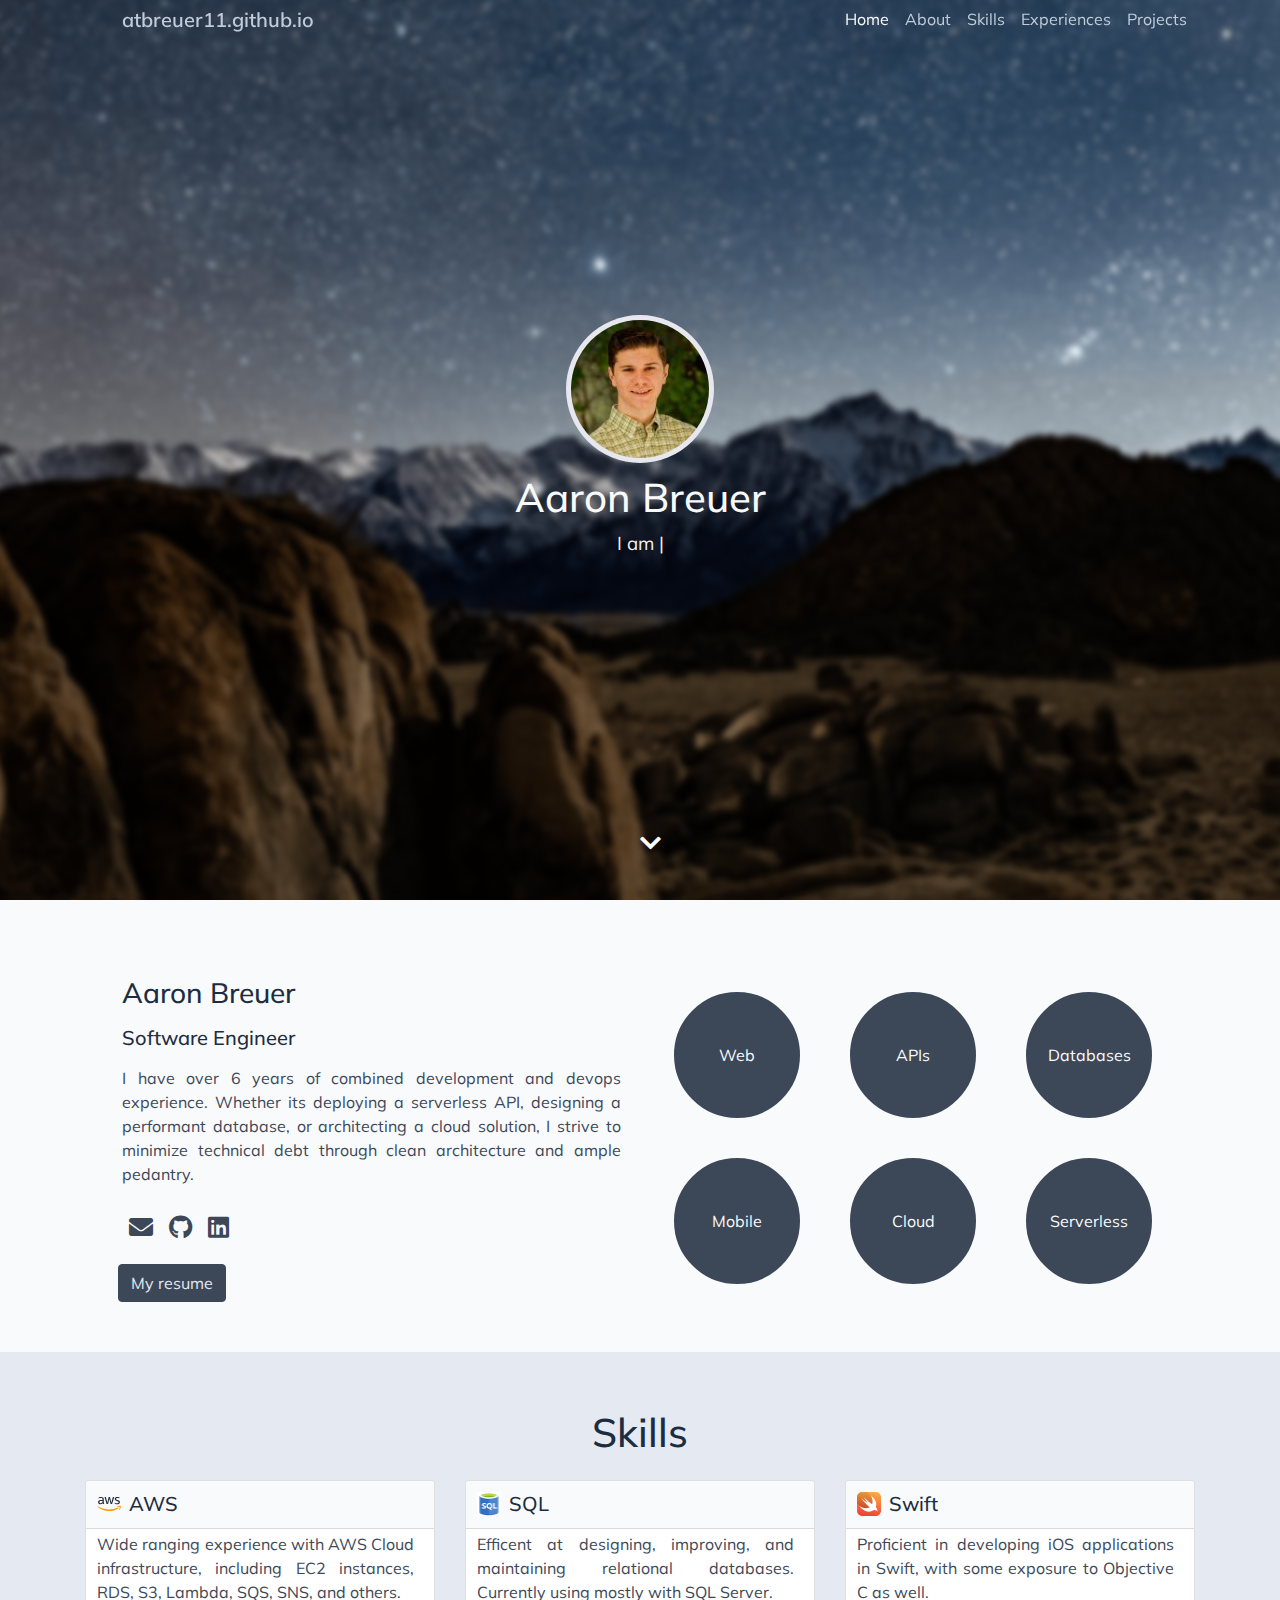
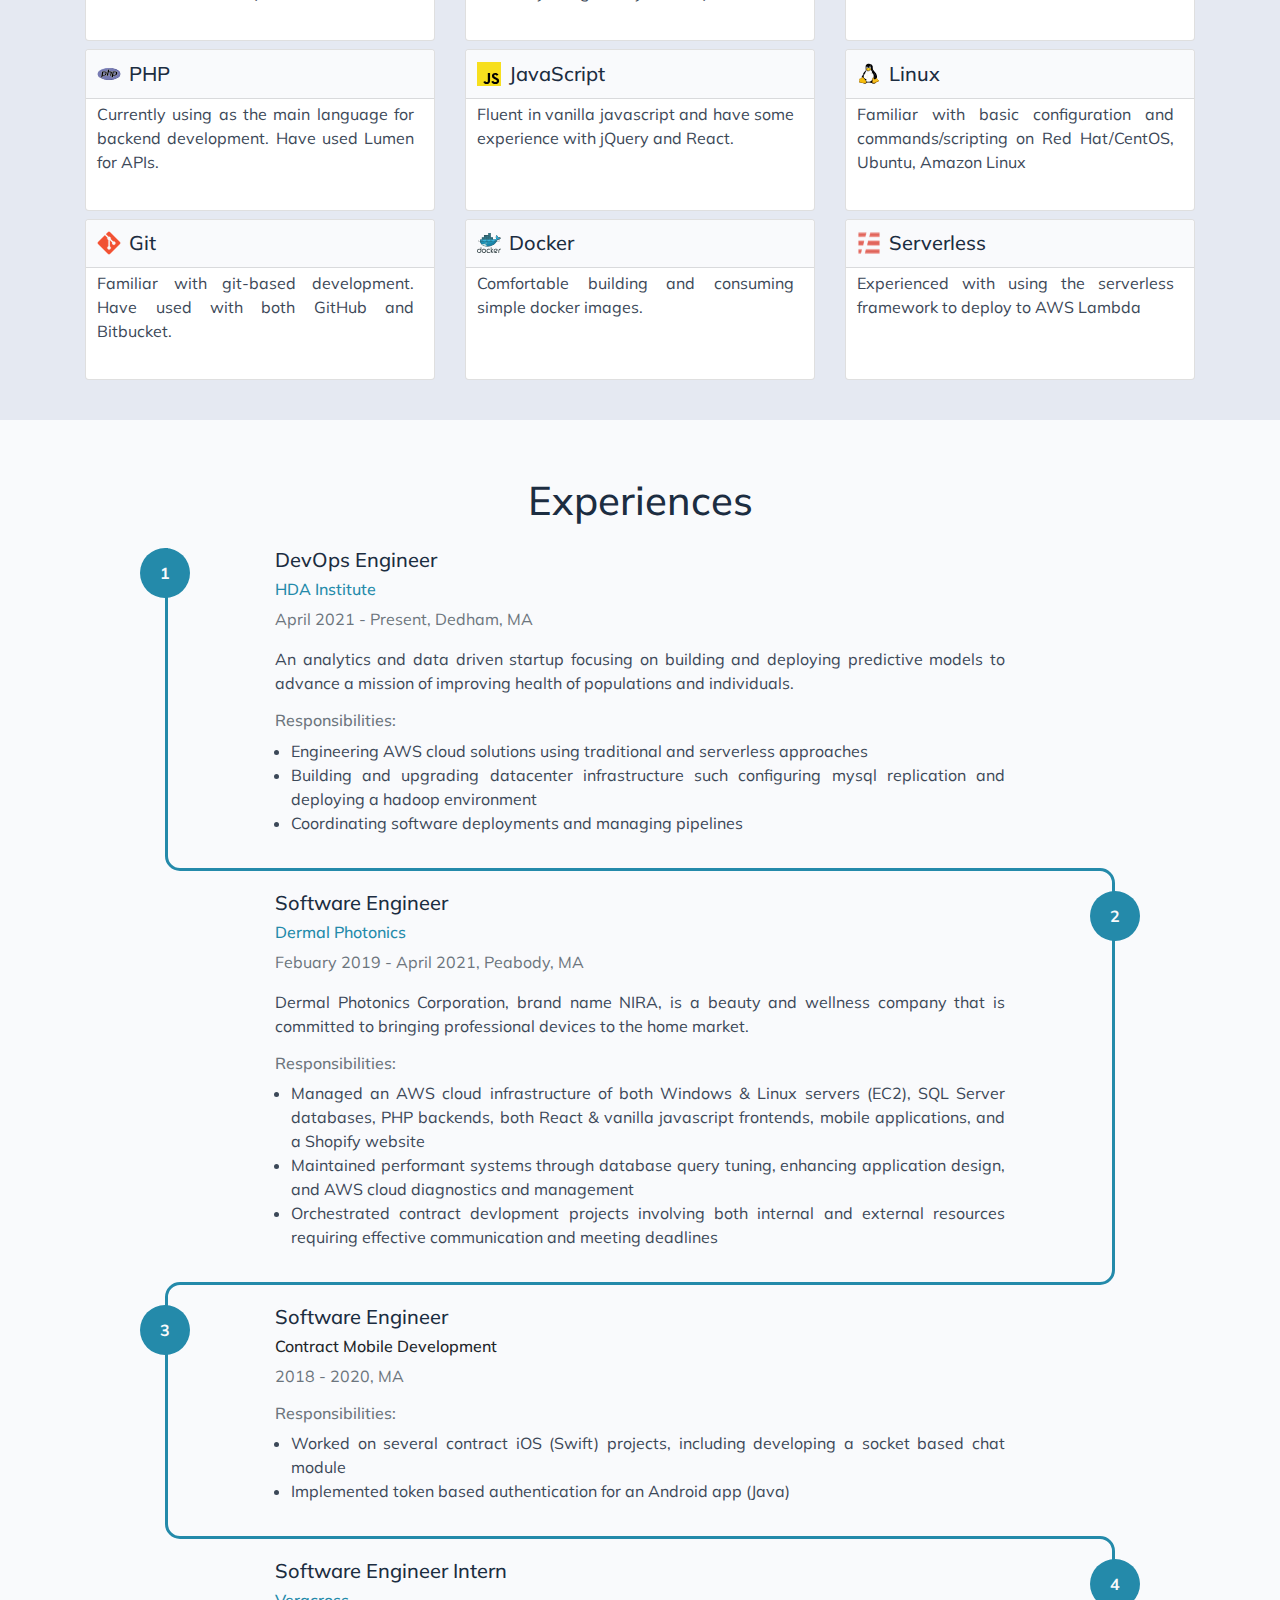
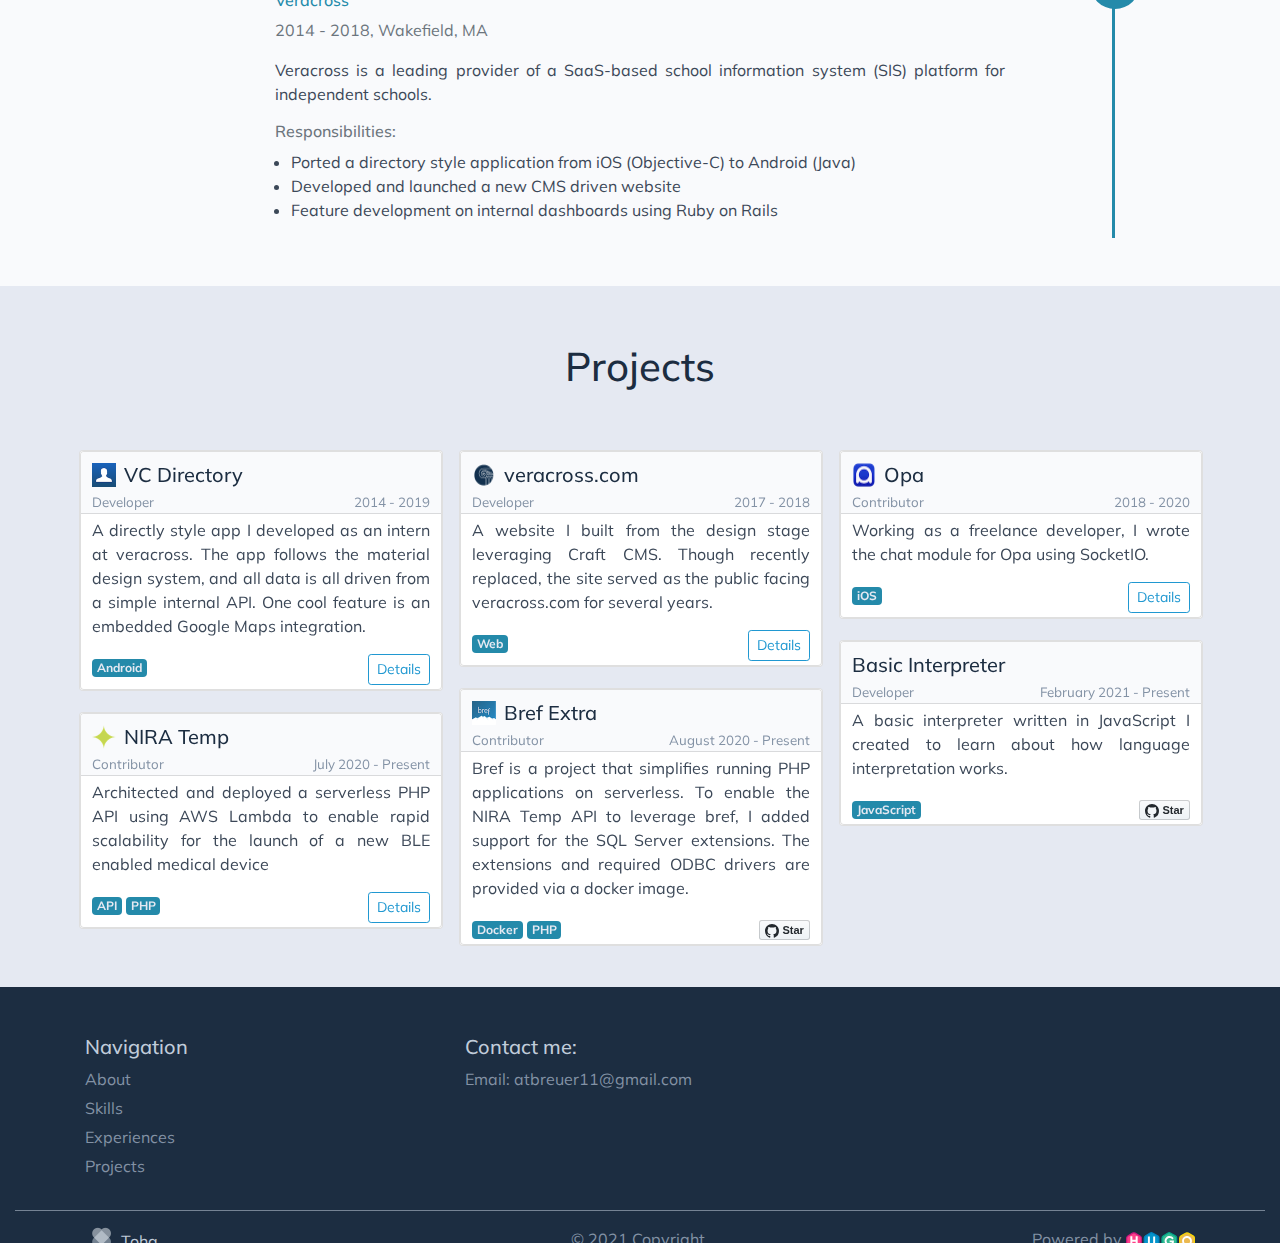
<file: index.html>
<!doctype html><html lang=en><head><meta name=generator content="Hugo 0.84.0"><title>atbreuer11.github.io</title><meta name=description content><meta charset=utf-8><meta name=viewport content="width=device-width,initial-scale=1"><meta http-equiv=x-ua-compatible content="ie=edge"><link rel=stylesheet href=/css/bootstrap.min.css><link rel=stylesheet href=/css/layouts/main.css><link rel=stylesheet href=/css/navigators/navbar.css><link rel=stylesheet href=/css/plyr.css><link rel=stylesheet href=/css/flag-icon.min.css><link href="https://fonts.googleapis.com/css2?family=Muli:wght@300;400;500;600" rel=stylesheet><link rel=stylesheet href=https://cdnjs.cloudflare.com/ajax/libs/font-awesome/5.11.2/css/all.min.css><meta property="og:title" content="atbreuer11.github.io"><meta property="og:type" content="website"><meta property="og:description" content><meta property="og:image" content="https://atbreuer11.github.io/images/me.jpg"><meta property="og:url" content="https://atbreuer11.github.io"><link rel=stylesheet href=/css/sections/home.css><link rel=stylesheet href=/css/sections/about.css><link rel=stylesheet href=/css/sections/skills.css><link rel=stylesheet href=/css/sections/experiences.css><link rel=stylesheet href=/css/sections/education.css><link rel=stylesheet href=/css/sections/projects.css><link rel=stylesheet href=/css/sections/recent-posts.css><link rel=stylesheet href=/css/sections/achievements.css><link rel=stylesheet href=/css/sections/accomplishments.css><link rel=stylesheet href=/css/style.css><script async src="https://www.googletagmanager.com/gtag/js?id=G-VFP107V0DB"></script><script>var doNotTrack=!1;if(!doNotTrack){window.dataLayer=window.dataLayer||[];function gtag(){dataLayer.push(arguments)}gtag('js',new Date),gtag('config','G-VFP107V0DB',{anonymize_ip:!1})}</script></head><body data-spy=scroll data-target=#top-navbar data-offset=100><nav class="navbar navbar-expand-xl top-navbar initial-navbar" id=top-navbar><div class=container><a class=navbar-brand href=/><img src=/images/logo_hud5dce00a7d9b5b92f133a9157594c8ef_4076_42x0_resize_box_2.png id=logo alt=Logo>
atbreuer11.github.io</a>
<button class="navbar-toggler navbar-dark" id=navbar-toggler type=button data-toggle=collapse data-target=#top-nav-items aria-label=menu>
<span class=navbar-toggler-icon></span></button><div class="collapse navbar-collapse" id=top-nav-items><ul class="navbar-nav ml-auto"><li class=nav-item><a class=nav-link href=#home>Home</a></li><li class=nav-item><a class=nav-link href=#about>About</a></li><li class=nav-item><a class=nav-link href=#skills>Skills</a></li><li class=nav-item><a class=nav-link href=#experiences>Experiences</a></li><li class=nav-item><a class=nav-link href=#projects>Projects</a></li></ul></div></div><img src=/images/logo_hud5dce00a7d9b5b92f133a9157594c8ef_4076_42x0_resize_box_2.png class=d-none id=main-logo alt=Logo>
<img src=/images/logo_hud5dce00a7d9b5b92f133a9157594c8ef_4076_42x0_resize_box_2.png class=d-none id=inverted-logo alt="Inverted Logo"></nav><div class="container-fluid home" id=home><style>#homePageBackgroundImageDivStyled{background-image:url(https://atbreuer11.github.io/images/hero_hud92fcf543bb5ec85f5582053565c8ec6_738534_500x0_resize_box_2.png)}@media(min-width:500px) and (max-width:800px){#homePageBackgroundImageDivStyled{background-image:url(https://atbreuer11.github.io/images/hero_hud92fcf543bb5ec85f5582053565c8ec6_738534_800x0_resize_box_2.png)}}@media(min-width:801px) and (max-width:1200px){#homePageBackgroundImageDivStyled{background-image:url(https://atbreuer11.github.io/images/hero_hud92fcf543bb5ec85f5582053565c8ec6_738534_1200x0_resize_box_2.png)}}@media(min-width:1201px) and (max-width:1500px){#homePageBackgroundImageDivStyled{background-image:url(https://atbreuer11.github.io/images/hero_hud92fcf543bb5ec85f5582053565c8ec6_738534_1500x0_resize_box_2.png)}}@media(min-width:1501px){#homePageBackgroundImageDivStyled{background-image:url(https://atbreuer11.github.io/images/hero.png)}}</style><span class=on-the-fly-behavior></span><div id=homePageBackgroundImageDivStyled class="background container-fluid"></div><div class="container content text-center"><img src=/images/me_hua09a918a491149f4b1fcb95aea0740b3_70001_148x148_fit_q75_box.jpg class="rounded-circle mx-auto d-block img-fluid" alt="Author Image"><h1 class=greeting>Aaron Breuer</h1><div class=typing-carousel><span id=ityped class=ityped></span><span class=ityped-cursor></span></div><ul id=typing-carousel-data><li>I am a Software Engineer</li><li>I am a DevOps Engineer</li><li>I develop on the full stack</li><li>I work with the AWS Cloud</li></ul><a href=#about aria-label="Read More - Aaron Breuer"><i class="arrow bounce fa fa-chevron-down"></i></a></div></div><div class="container-fluid section-holder d-flex bg-white"><div class="container anchor p-lg-5 about-section" id=about><div class="row pt-sm-2 pt-md-4 align-self-center"><div class=col-sm-6><h3 class=p-1>Aaron Breuer</h3><h5 class=p-1>Software Engineer</h5><p class="p-1 text-justify">I have over 6 years of combined development and devops experience. Whether its deploying a serverless API, designing a performant database, or architecting a cloud solution, I strive to minimize technical debt through clean architecture and ample pedantry.</p><div class="text-container ml-auto"><ul class="social-link d-flex"><li><a href=mailto:atbreuer11@gmail.com title=Email target=_blank rel=noopener><i class="fas fa-envelope"></i></a></li><li><a href=https://github.com/atbreuer11 title=Github target=_blank rel=noopener><i class="fab fa-github"></i></a></li><li><a href=https://linkedin.com/in/atbreuer11 title=LinkedIn target=_blank rel=noopener><i class="fab fa-linkedin"></i></a></li></ul></div><a href=/resume.pdf title="My resume" target=#><button class="btn btn-dark">My resume</button></a></div><div class="col-sm-6 pt-5 pl-md-4 pl-sm-3 pt-sm-0"><div class=row><div class="col-6 col-lg-4 p-2"><div class="circular-progress blue"><span class=circular-progress-left><span class="circular-progress-bar circular-progress-percentage-85"></span></span><span class=circular-progress-right><span class=circular-progress-bar></span></span><div class=circular-progress-value>Web</div></div></div><div class="col-6 col-lg-4 p-2"><div class="circular-progress yellow"><span class=circular-progress-left><span class="circular-progress-bar circular-progress-percentage-80"></span></span><span class=circular-progress-right><span class=circular-progress-bar></span></span><div class=circular-progress-value>APIs</div></div></div><div class="col-6 col-lg-4 p-2"><div class="circular-progress pink"><span class=circular-progress-left><span class="circular-progress-bar circular-progress-percentage-90"></span></span><span class=circular-progress-right><span class=circular-progress-bar></span></span><div class=circular-progress-value>Databases</div></div></div><div class="col-6 col-lg-4 p-2"><div class="circular-progress green"><span class=circular-progress-left><span class="circular-progress-bar circular-progress-percentage-85"></span></span><span class=circular-progress-right><span class=circular-progress-bar></span></span><div class=circular-progress-value>Mobile</div></div></div><div class="col-6 col-lg-4 p-2"><div class="circular-progress sky"><span class=circular-progress-left><span class="circular-progress-bar circular-progress-percentage-80"></span></span><span class=circular-progress-right><span class=circular-progress-bar></span></span><div class=circular-progress-value>Cloud</div></div></div><div class="col-6 col-lg-4 p-2"><div class="circular-progress orange"><span class=circular-progress-left><span class="circular-progress-bar circular-progress-percentage-75"></span></span><span class=circular-progress-right><span class=circular-progress-bar></span></span><div class=circular-progress-value>Serverless</div></div></div></div></div></div></div></div><div class="container-fluid section-holder d-flex bg-dimmed"><div class="container-fluid anchor pb-5 skills-section" id=skills><h1 class=text-center>Skills</h1><div class="container d-flex-block"><div class=row id=primary-skills><div class="col-xs-12 col-sm-6 col-lg-4 pt-2"><a class=skill-card-link href=https://aws.amazon.com title=AWS target=_blank rel=noopener><div class=card><div class="card-head d-flex"><img class=card-img-xs src=/images/sections/skills/aws.svg alt=AWS><h5 class=card-title>AWS</h5></div><div class=card-body><p class=card-text>Wide ranging experience with AWS Cloud infrastructure, including EC2 instances, RDS, S3, Lambda, SQS, SNS, and others.</p></div></div></a></div><div class="col-xs-12 col-sm-6 col-lg-4 pt-2"><a class=skill-card-link><div class=card><div class="card-head d-flex"><img class=card-img-xs src=/images/sections/skills/sql_hu144be41fa08233fa07fe3b2f16f771b5_7741_24x24_fit_box_2.png alt=SQL><h5 class=card-title>SQL</h5></div><div class=card-body><p class=card-text>Efficent at designing, improving, and maintaining relational databases. Currently using mostly with SQL Server.</p></div></div></a></div><div class="col-xs-12 col-sm-6 col-lg-4 pt-2"><a class=skill-card-link href=https://swift.org title=Swift target=_blank rel=noopener><div class=card><div class="card-head d-flex"><img class=card-img-xs src=/images/sections/skills/swift.svg alt=Swift><h5 class=card-title>Swift</h5></div><div class=card-body><p class=card-text>Proficient in developing iOS applications in Swift, with some exposure to Objective C as well.</p></div></div></a></div><div class="col-xs-12 col-sm-6 col-lg-4 pt-2"><a class=skill-card-link href=https://www.php.net title=PHP target=_blank rel=noopener><div class=card><div class="card-head d-flex"><img class=card-img-xs src=/images/sections/skills/php.svg alt=PHP><h5 class=card-title>PHP</h5></div><div class=card-body><p class=card-text>Currently using as the main language for backend development. Have used Lumen for APIs.</p></div></div></a></div><div class="col-xs-12 col-sm-6 col-lg-4 pt-2"><a class=skill-card-link href=https://www.javascript.com title=JavaScript target=_blank rel=noopener><div class=card><div class="card-head d-flex"><img class=card-img-xs src=/images/sections/skills/javascript.svg alt=JavaScript><h5 class=card-title>JavaScript</h5></div><div class=card-body><p class=card-text>Fluent in vanilla javascript and have some experience with jQuery and React.</p></div></div></a></div><div class="col-xs-12 col-sm-6 col-lg-4 pt-2"><a class=skill-card-link><div class=card><div class="card-head d-flex"><img class=card-img-xs src=/images/sections/skills/linux.svg alt=Linux><h5 class=card-title>Linux</h5></div><div class=card-body><p class=card-text>Familiar with basic configuration and commands/scripting on Red Hat/CentOS, Ubuntu, Amazon Linux</p></div></div></a></div><div class="col-xs-12 col-sm-6 col-lg-4 pt-2"><a class=skill-card-link href=https://git-scm.com/ title=Git target=_blank rel=noopener><div class=card><div class="card-head d-flex"><img class=card-img-xs src=/images/sections/skills/git_hu6ec97b719cacd3f812c8577868aed0aa_3005_24x24_fit_box_2.png alt=Git><h5 class=card-title>Git</h5></div><div class=card-body><p class=card-text>Familiar with git-based development. Have used with both GitHub and Bitbucket.</p></div></div></a></div><div class="col-xs-12 col-sm-6 col-lg-4 pt-2"><a class=skill-card-link href=https://www.docker.com/ title=Docker target=_blank rel=noopener><div class=card><div class="card-head d-flex"><img class=card-img-xs src=/images/sections/skills/docker.svg alt=Docker><h5 class=card-title>Docker</h5></div><div class=card-body><p class=card-text>Comfortable building and consuming simple docker images.</p></div></div></a></div><div class="col-xs-12 col-sm-6 col-lg-4 pt-2"><a class=skill-card-link href=https://www.serverless.com title=Serverless target=_blank rel=noopener><div class=card><div class="card-head d-flex"><img class=card-img-xs src=/images/sections/skills/serverless_hu314a4170c4e673cb8330146efd483f06_6445_24x24_fit_box_2.png alt=Serverless><h5 class=card-title>Serverless</h5></div><div class=card-body><p class=card-text>Experienced with using the serverless framework to deploy to AWS Lambda</p></div></div></a></div></div></div></div></div><div class="container-fluid section-holder d-flex bg-white"><div class="container-fluid anchor pb-5 experiences-section" id=experiences><h1 class=text-center>Experiences</h1><div class="container timeline text-justify"><div class="row align-items-center d-flex"><div class="col-1 col-lg-2 text-center vertical-line d-inline-flex justify-content-center"><div class="circle font-weight-bold">1</div></div><div class="col-10 col-lg-8"><div class=experience-entry-heading><h5>DevOps Engineer</h5><h6><a href=https://hda-institute.com title="HDA Institute" target=_blank rel=noopener>HDA Institute</a></h6><p class=text-muted>April 2021 - Present,
Dedham, MA</p></div><p>An analytics and data driven startup focusing on building and deploying predictive models to advance a mission of improving health of populations and individuals.</p><h6 class=text-muted>Responsibilities:</h6><ul class=justify-content-around><li>Engineering AWS cloud solutions using traditional and serverless approaches</li><li>Building and upgrading datacenter infrastructure such configuring mysql replication and deploying a hadoop environment</li><li>Coordinating software deployments and managing pipelines</li></ul></div></div><div class="row horizontal-line"><div class="col-1 col-lg-2 timeline-side-div"><div class=corner></div></div><div class="col-10 col-lg-8"><hr></div><div class="col-1 col-lg-2 timeline-side-div"><div class=corner></div></div></div><div class="row align-items-center justify-content-end d-flex"><div class="col-10 col-lg-8"><div class=experience-entry-heading><h5>Software Engineer</h5><h6><a href=https://www.niraskin.com title="Dermal Photonics" target=_blank rel=noopener>Dermal Photonics</a></h6><p class=text-muted>Febuary 2019 - April 2021,
Peabody, MA</p></div><p>Dermal Photonics Corporation, brand name NIRA, is a beauty and wellness company that is committed to bringing professional devices to the home market.</p><h6 class=text-muted>Responsibilities:</h6><ul class=justify-content-around><li>Managed an AWS cloud infrastructure of both Windows & Linux servers (EC2), SQL Server databases, PHP backends, both React & vanilla javascript frontends, mobile applications, and a Shopify website</li><li>Maintained performant systems through database query tuning, enhancing application design, and AWS cloud diagnostics and management</li><li>Orchestrated contract devlopment projects involving both internal and external resources requiring effective communication and meeting deadlines</li></ul></div><div class="col-1 col-lg-2 text-center vertical-line d-inline-flex justify-content-center"><div class="circle font-weight-bold">2</div></div></div><div class="row horizontal-line"><div class="col-1 col-lg-2 timeline-side-div"><div class=corner></div></div><div class="col-10 col-lg-8"><hr></div><div class="col-1 col-lg-2 timeline-side-div"><div class=corner></div></div></div><div class="row align-items-center d-flex"><div class="col-1 col-lg-2 text-center vertical-line d-inline-flex justify-content-center"><div class="circle font-weight-bold">3</div></div><div class="col-10 col-lg-8"><div class=experience-entry-heading><h5>Software Engineer</h5><h6>Contract Mobile Development</h6><p class=text-muted>2018 - 2020,
MA</p></div><p></p><h6 class=text-muted>Responsibilities:</h6><ul class=justify-content-around><li>Worked on several contract iOS (Swift) projects, including developing a socket based chat module</li><li>Implemented token based authentication for an Android app (Java)</li></ul></div></div><div class="row horizontal-line"><div class="col-1 col-lg-2 timeline-side-div"><div class=corner></div></div><div class="col-10 col-lg-8"><hr></div><div class="col-1 col-lg-2 timeline-side-div"><div class=corner></div></div></div><div class="row align-items-center justify-content-end d-flex"><div class="col-10 col-lg-8"><div class=experience-entry-heading><h5>Software Engineer Intern</h5><h6><a href=https://veracross.com title=Veracross target=_blank rel=noopener>Veracross</a></h6><p class=text-muted>2014 - 2018,
Wakefield, MA</p></div><p>Veracross is a leading provider of a SaaS-based school information system (SIS) platform for independent schools.</p><h6 class=text-muted>Responsibilities:</h6><ul class=justify-content-around><li>Ported a directory style application from iOS (Objective-C) to Android (Java)</li><li>Developed and launched a new CMS driven website</li><li>Feature development on internal dashboards using Ruby on Rails</li></ul></div><div class="col-1 col-lg-2 text-center vertical-line d-inline-flex justify-content-center"><div class="circle font-weight-bold">4</div></div></div></div></div></div><div class="container-fluid section-holder d-flex bg-dimmed"><div class="container-fluid anchor pb-5 projects-section" id=projects><h1 class=text-center>Projects</h1><div class="container ml-auto text-center"><div class="btn-group flex-wrap" role=group id=project-filter-buttons></div></div><div class="container filtr-projects"><div class=row id=project-card-holder><div class="col-sm-12 col-md-6 col-lg-4 p-2 filtr-item" data-category="all, Android"><div class="card mt-1"><div class=card><a class=card-header href="https://play.google.com/store/apps/details?id=com.breuerandcompany.vcdirectory" target=_blank rel=noopener><div><div class=d-flex><img class=card-img-xs src=/images/sections/projects/vcdirectory_hu4716c4e881003d508fb27941c68374e2_2320_24x24_fit_box_2.png alt="VC Directory"><h5 class="card-title mb-0">VC Directory</h5></div><div class=sub-title><span>Developer</span>
<span>2014 - 2019</span></div></div></a><div class="card-body text-justify pt-1 pb-1"><p>A directly style app I developed as an intern at veracross. The app follows the material design system, and all data is all driven from a simple internal API. One cool feature is an embedded Google Maps integration.</p><div class=project-card-footer><div class=project-tags-holder><span class="badge btn-info">Android</span></div><div class=project-btn-holder><span><a class="btn btn-outline-info btn-sm" href="https://play.google.com/store/apps/details?id=com.breuerandcompany.vcdirectory" target=#>Details</a></span></div></div></div></div></div></div><div class="col-sm-12 col-md-6 col-lg-4 p-2 filtr-item" data-category="all, Web"><div class="card mt-1"><div class=card><a class=card-header href=https://web.archive.org/web/20201101012057/http://www.veracross.com/ target=_blank rel=noopener><div><div class=d-flex><img class=card-img-xs src=/images/sections/projects/veracross-com_hu1cc9adb7143ca6b50506eb512e954f69_30028_24x24_fit_box_2.png alt=veracross.com><h5 class="card-title mb-0">veracross.com</h5></div><div class=sub-title><span>Developer</span>
<span>2017 - 2018</span></div></div></a><div class="card-body text-justify pt-1 pb-1"><p>A website I built from the design stage leveraging Craft CMS. Though recently replaced, the site served as the public facing veracross.com for several years.</p><div class=project-card-footer><div class=project-tags-holder><span class="badge btn-info">Web</span></div><div class=project-btn-holder><span><a class="btn btn-outline-info btn-sm" href=https://web.archive.org/web/20201101012057/http://www.veracross.com/ target=#>Details</a></span></div></div></div></div></div></div><div class="col-sm-12 col-md-6 col-lg-4 p-2 filtr-item" data-category="all, iOS"><div class="card mt-1"><div class=card><a class=card-header href=https://apps.apple.com/us/app/opa-be-everywhere/id1462353272 target=_blank rel=noopener><div><div class=d-flex><img class=card-img-xs src=/images/sections/projects/opa_hu62367817cc70c40262e3ded463ce9dfd_7783_24x24_fit_box_2.png alt=Opa><h5 class="card-title mb-0">Opa</h5></div><div class=sub-title><span>Contributor</span>
<span>2018 - 2020</span></div></div></a><div class="card-body text-justify pt-1 pb-1"><p>Working as a freelance developer, I wrote the chat module for Opa using SocketIO.</p><div class=project-card-footer><div class=project-tags-holder><span class="badge btn-info">iOS</span></div><div class=project-btn-holder><span><a class="btn btn-outline-info btn-sm" href=https://apps.apple.com/us/app/opa-be-everywhere/id1462353272 target=#>Details</a></span></div></div></div></div></div></div><div class="col-sm-12 col-md-6 col-lg-4 p-2 filtr-item" data-category="all, API,PHP"><div class="card mt-1"><div class=card><a class=card-header href=https://www.niraskin.com/pages/nira-temp target=_blank rel=noopener><div><div class=d-flex><img class=card-img-xs src=/images/sections/projects/nira_hu411d876617cb1de637c0e1c41c728982_6528_24x24_fit_box_2.png alt="NIRA Temp"><h5 class="card-title mb-0">NIRA Temp</h5></div><div class=sub-title><span>Contributor</span>
<span>July 2020 - Present</span></div></div></a><div class="card-body text-justify pt-1 pb-1"><p>Architected and deployed a serverless PHP API using AWS Lambda to enable rapid scalability for the launch of a new BLE enabled medical device</p><div class=project-card-footer><div class=project-tags-holder><span class="badge btn-info">API</span>
<span class="badge btn-info">PHP</span></div><div class=project-btn-holder><span><a class="btn btn-outline-info btn-sm" href=https://www.niraskin.com/pages/nira-temp target=#>Details</a></span></div></div></div></div></div></div><div class="col-sm-12 col-md-6 col-lg-4 p-2 filtr-item" data-category="all, Docker,PHP"><div class="card mt-1"><div class=card><a class=card-header href=https://github.com/brefphp/extra-php-extensions target=_blank rel=noopener><div><div class=d-flex><img class=card-img-xs src=/images/sections/projects/bref_hu449456fa093ce6aa55d5bede2455965c_4500_24x24_fit_box_2.png alt="Bref Extra"><h5 class="card-title mb-0">Bref Extra</h5></div><div class=sub-title><span>Contributor</span>
<span>August 2020 - Present</span></div></div></a><div class="card-body text-justify pt-1 pb-1"><p>Bref is a project that simplifies running PHP applications on serverless. To enable the NIRA Temp API to leverage bref, I added support for the SQL Server extensions. The extensions and required ODBC drivers are provided via a docker image.</p><div class=project-card-footer><div class=project-tags-holder><span class="badge btn-info">Docker</span>
<span class="badge btn-info">PHP</span></div><div class=project-btn-holder><a class="github-button-inactive project-btn" href=https://github.com/brefphp/extra-php-extensions data-icon=octicon-standard data-show-count=true aria-label="Star Bref Extra">Star</a></div></div></div></div></div></div><div class="col-sm-12 col-md-6 col-lg-4 p-2 filtr-item" data-category="all, JavaScript"><div class="card mt-1"><div class=card><a class=card-header href=https://github.com/atbreuer11/basic-interpreter/ target=_blank rel=noopener><div><div class=d-flex><h5 class="card-title mb-0">Basic Interpreter</h5></div><div class=sub-title><span>Developer</span>
<span>February 2021 - Present</span></div></div></a><div class="card-body text-justify pt-1 pb-1"><p>A basic interpreter written in JavaScript I created to learn about how language interpretation works.</p><div class=project-card-footer><div class=project-tags-holder><span class="badge btn-info">JavaScript</span></div><div class=project-btn-holder><a class="github-button-inactive project-btn" href=https://github.com/atbreuer11/basic-interpreter/ data-icon=octicon-standard data-show-count=true aria-label="Star Basic Interpreter">Star</a></div></div></div></div></div></div></div></div></div></div><footer class="container-fluid text-center align-content-center footer pb-2"><div class="container pt-5"><div class="row text-left"><div class="col-md-4 col-sm-12"><h5>Navigation</h5><ul><li class=nav-item><a class=smooth-scroll href=/#about>About</a></li><li class=nav-item><a class=smooth-scroll href=/#skills>Skills</a></li><li class=nav-item><a class=smooth-scroll href=/#experiences>Experiences</a></li><li class=nav-item><a class=smooth-scroll href=/#projects>Projects</a></li></ul></div><div class="col-md-4 col-sm-12"><h5>Contact me:</h5><ul><li><span>Email:</span> <span>atbreuer11@gmail.com</span></li></ul></div></div></div><hr><div class=container><div class="row text-left"><div class=col-md-4><a id=theme href=https://github.com/hossainemruz/toha target=_blank rel=noopener><img src=/images/theme-logo_hu8376fd15465fef26ffe66b6bcf0ca686_13669_32x0_resize_box_2.png alt="Toha Theme Logo">
Toha</a></div><div class="col-md-4 text-center">© 2021 Copyright.</div><div class="col-md-4 text-right"><a id=hugo href=https://gohugo.io/ target=_blank rel=noopener>Powered by
<img src=/images/hugo-logo.svg alt="Hugo Logo" height=18></a></div></div></div></footer><script type=text/javascript src=/js/jquery-3.4.1.min.js></script><script type=text/javascript src=/js/popper.min.js></script><script type=text/javascript src=/js/bootstrap.min.js></script><script type=text/javascript src=/js/navbar.js></script><script type=text/javascript src=/js/plyr.js></script><script type=text/javascript src=/js/main.js></script><script src=/js/itype.min.js></script><script src=/js/github-button.js></script><script src=/js/home.js></script><script src=/js/jquery.filterizr.min.js></script></body></html>
</file>
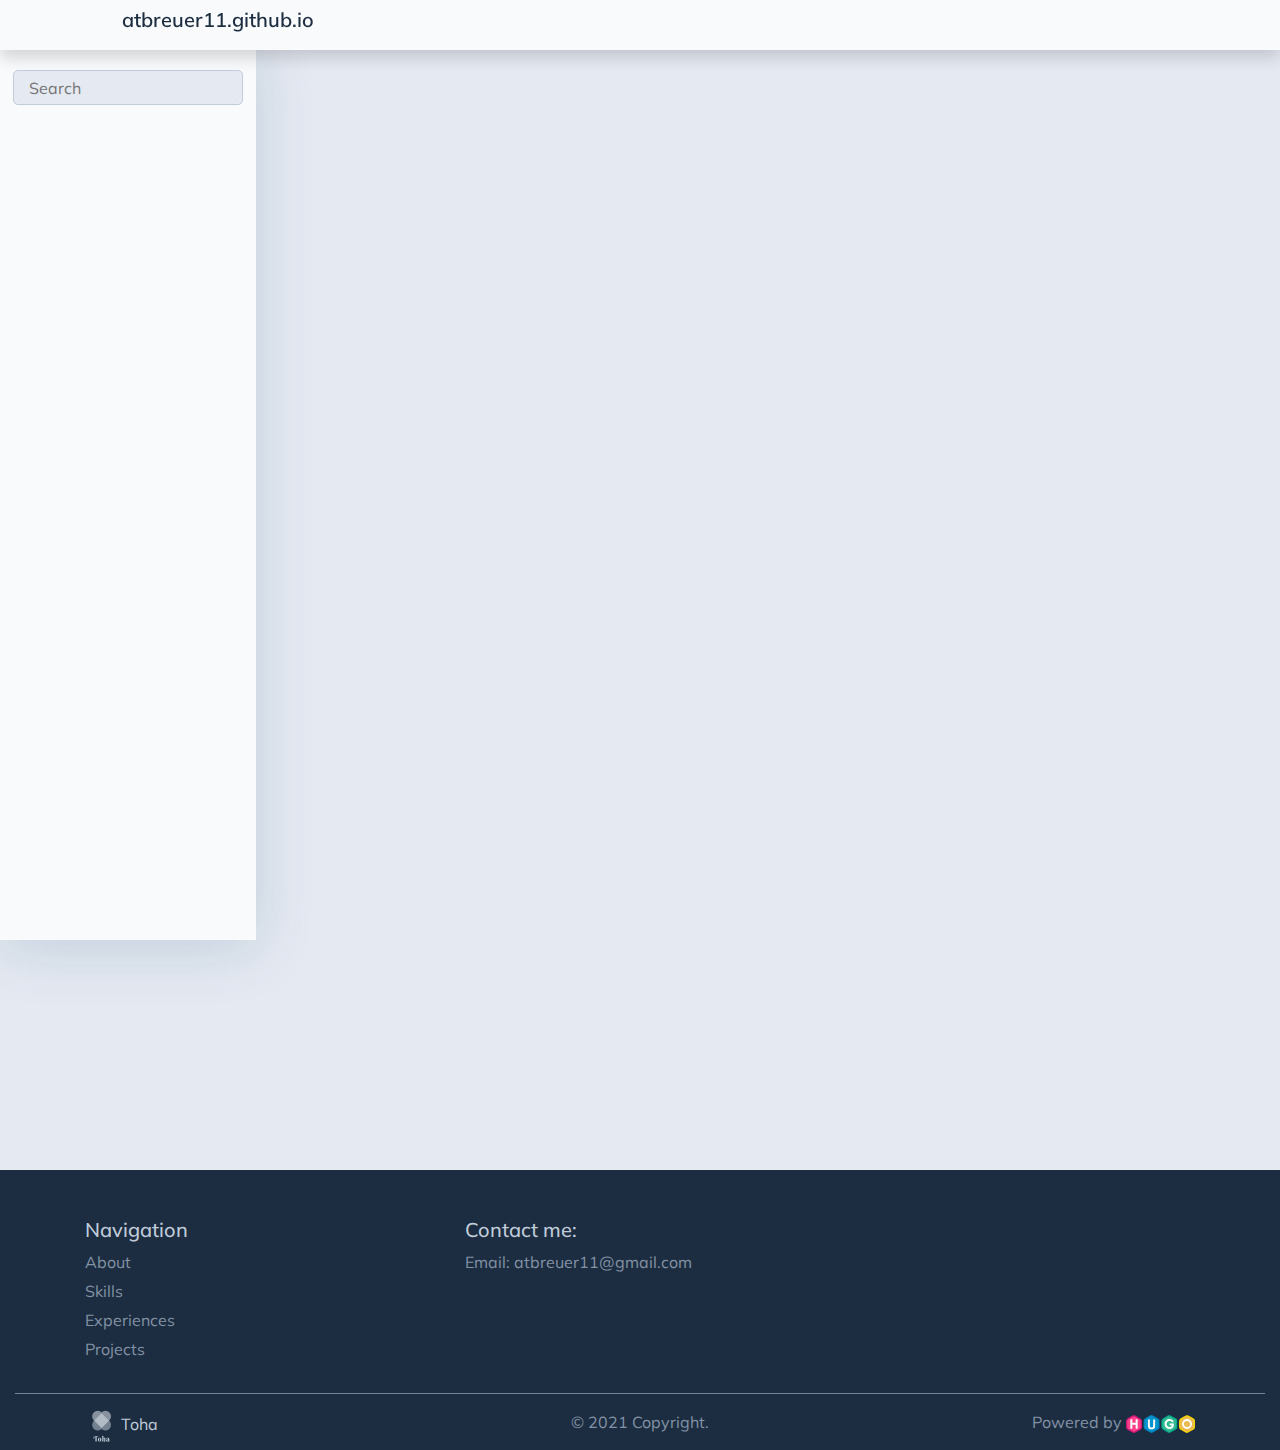
<file: categories/index.html>
<!doctype html><html><head><title>Categories</title><meta charset=utf-8><meta name=viewport content="width=device-width,initial-scale=1"><meta http-equiv=x-ua-compatible content="ie=edge"><link rel=stylesheet href=/css/bootstrap.min.css><link rel=stylesheet href=/css/layouts/main.css><link rel=stylesheet href=/css/navigators/navbar.css><link rel=stylesheet href=/css/plyr.css><link rel=stylesheet href=/css/flag-icon.min.css><link href="https://fonts.googleapis.com/css2?family=Muli:wght@300;400;500;600" rel=stylesheet><link rel=stylesheet href=https://cdnjs.cloudflare.com/ajax/libs/font-awesome/5.11.2/css/all.min.css><meta property="og:title" content="Categories"><meta property="og:description" content><meta property="og:type" content="website"><meta property="og:url" content="https://atbreuer11.github.io/categories/"><link rel=stylesheet href=/css/layouts/list.css><link rel=stylesheet href=/css/navigators/sidebar.css><link rel=stylesheet href=/css/style.css><script async src="https://www.googletagmanager.com/gtag/js?id=G-VFP107V0DB"></script><script>var doNotTrack=!1;if(!doNotTrack){window.dataLayer=window.dataLayer||[];function gtag(){dataLayer.push(arguments)}gtag('js',new Date),gtag('config','G-VFP107V0DB',{anonymize_ip:!1})}</script></head><body data-spy=scroll data-target=#TableOfContents data-offset=80><div class="container-fluid bg-dimmed wrapper"><nav class="navbar navbar-expand-xl top-navbar final-navbar shadow"><div class=container><button class="navbar-toggler navbar-light" id=sidebar-toggler type=button onclick=toggleSidebar()>
<span class=navbar-toggler-icon></span></button>
<a class=navbar-brand href=/><img src=/images/logo_hud5dce00a7d9b5b92f133a9157594c8ef_4076_42x0_resize_box_2.png alt=Logo>
atbreuer11.github.io</a>
<button class="navbar-toggler navbar-light" id=toc-toggler type=button onclick=toggleTOC()>
<span class=navbar-toggler-icon></span></button><div class="collapse navbar-collapse lang-selector" id=top-nav-items><ul class="navbar-nav ml-auto"></ul></div></div><img src=/images/logo_hud5dce00a7d9b5b92f133a9157594c8ef_4076_42x0_resize_box_2.png class=d-none id=main-logo alt=Logo>
<img src=/images/logo_hud5dce00a7d9b5b92f133a9157594c8ef_4076_42x0_resize_box_2.png class=d-none id=inverted-logo alt="Inverted Logo"></nav><section class=sidebar-section id=sidebar-section><div class=sidebar-holder><div class=sidebar id=sidebar><form class=mx-auto method=get action=/search><input type=text name=keyword placeholder=Search data-search id=search-box></form><div class=sidebar-tree><ul class=tree id=tree><li id=list-heading><a href=/categories data-filter=all></a></li><div class=subtree></div></ul></div></div></div></section><section class=content-section id=content-section><div class="content container-fluid" id=content><div class="container-fluid post-card-holder" id=post-card-holder></div><div class=paginator></div></div></section></div><footer class="container-fluid text-center align-content-center footer pb-2"><div class="container pt-5"><div class="row text-left"><div class="col-md-4 col-sm-12"><h5>Navigation</h5><ul><li class=nav-item><a class=smooth-scroll href=/#about>About</a></li><li class=nav-item><a class=smooth-scroll href=/#skills>Skills</a></li><li class=nav-item><a class=smooth-scroll href=/#experiences>Experiences</a></li><li class=nav-item><a class=smooth-scroll href=/#projects>Projects</a></li></ul></div><div class="col-md-4 col-sm-12"><h5>Contact me:</h5><ul><li><span>Email:</span> <span>atbreuer11@gmail.com</span></li></ul></div></div></div><hr><div class=container><div class="row text-left"><div class=col-md-4><a id=theme href=https://github.com/hossainemruz/toha target=_blank rel=noopener><img src=/images/theme-logo_hu8376fd15465fef26ffe66b6bcf0ca686_13669_32x0_resize_box_2.png alt="Toha Theme Logo">
Toha</a></div><div class="col-md-4 text-center">© 2021 Copyright.</div><div class="col-md-4 text-right"><a id=hugo href=https://gohugo.io/ target=_blank rel=noopener>Powered by
<img src=/images/hugo-logo.svg alt="Hugo Logo" height=18></a></div></div></div></footer><script type=text/javascript src=/js/jquery-3.4.1.min.js></script><script type=text/javascript src=/js/popper.min.js></script><script type=text/javascript src=/js/bootstrap.min.js></script><script type=text/javascript src=/js/navbar.js></script><script type=text/javascript src=/js/plyr.js></script><script type=text/javascript src=/js/main.js></script><script src=/js/list.js></script></body></html>
</file>
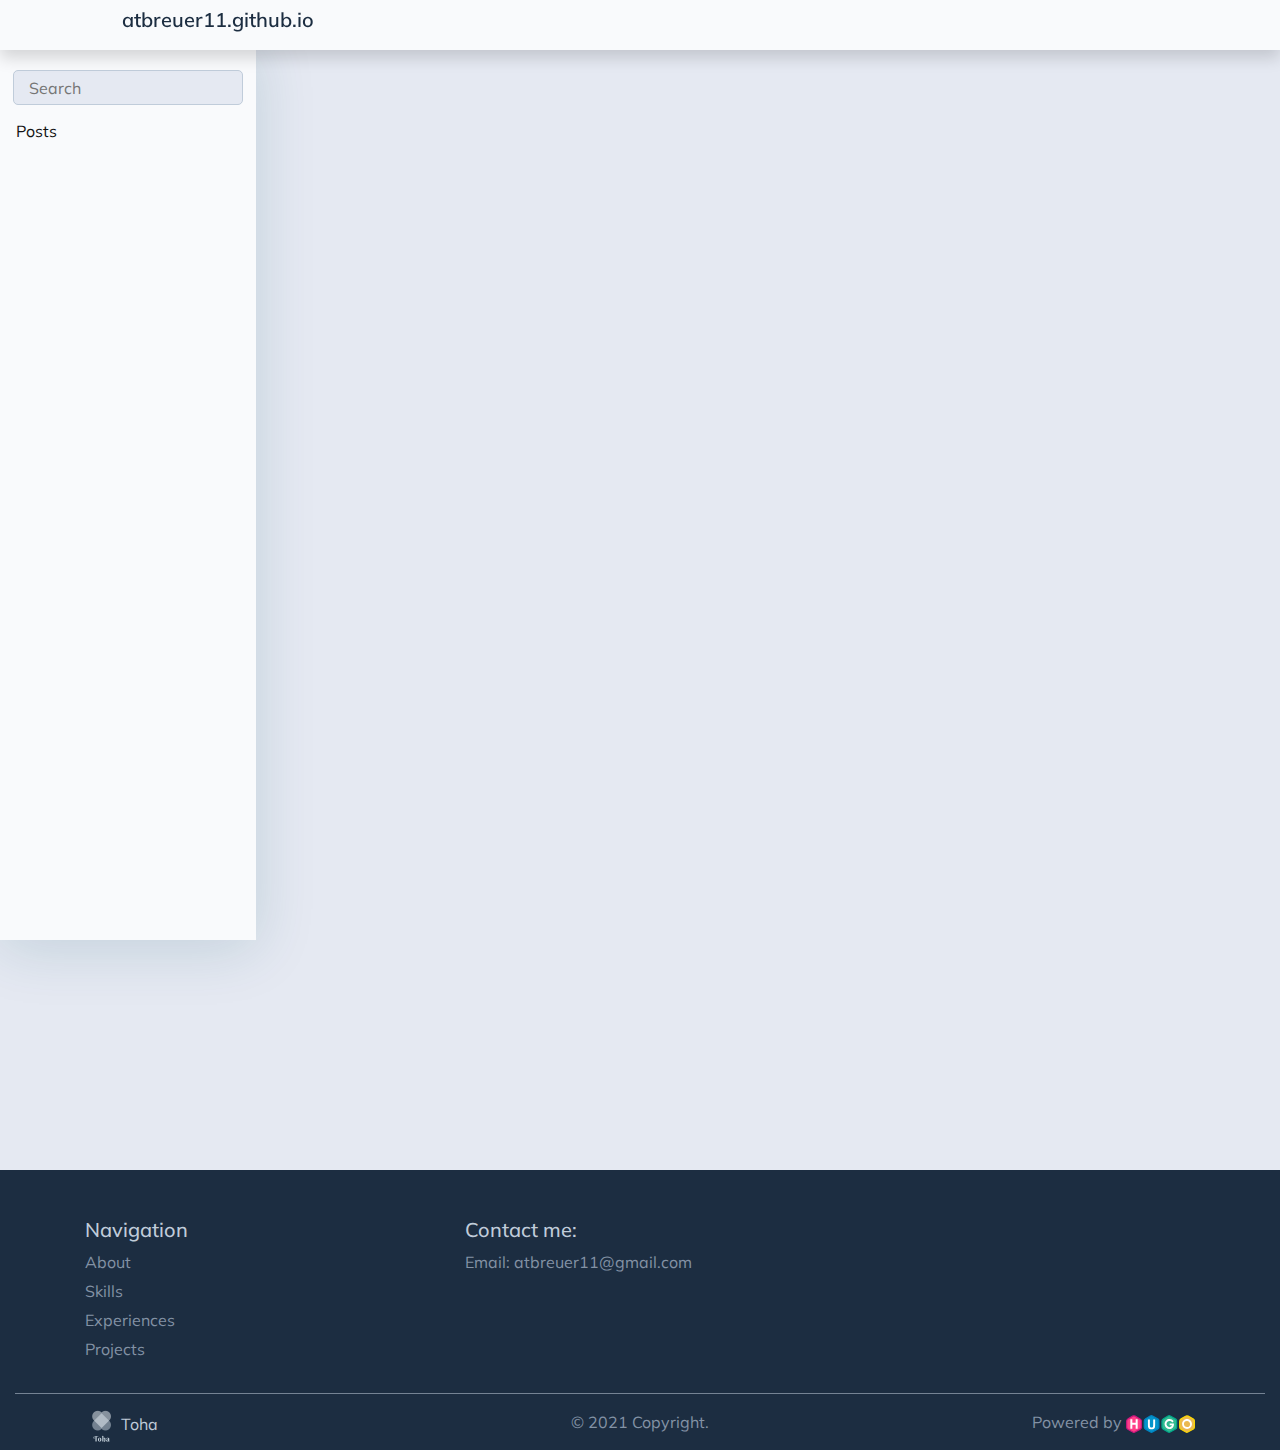
<file: posts/index.html>
<!doctype html><html><head><title>Posts</title><meta charset=utf-8><meta name=viewport content="width=device-width,initial-scale=1"><meta http-equiv=x-ua-compatible content="ie=edge"><link rel=stylesheet href=/css/bootstrap.min.css><link rel=stylesheet href=/css/layouts/main.css><link rel=stylesheet href=/css/navigators/navbar.css><link rel=stylesheet href=/css/plyr.css><link rel=stylesheet href=/css/flag-icon.min.css><link href="https://fonts.googleapis.com/css2?family=Muli:wght@300;400;500;600" rel=stylesheet><link rel=stylesheet href=https://cdnjs.cloudflare.com/ajax/libs/font-awesome/5.11.2/css/all.min.css><meta property="og:title" content="Posts"><meta property="og:description" content><meta property="og:type" content="website"><meta property="og:url" content="https://atbreuer11.github.io/posts/"><link rel=stylesheet href=/css/layouts/list.css><link rel=stylesheet href=/css/navigators/sidebar.css><link rel=stylesheet href=/css/style.css><script async src="https://www.googletagmanager.com/gtag/js?id=G-VFP107V0DB"></script><script>var doNotTrack=!1;if(!doNotTrack){window.dataLayer=window.dataLayer||[];function gtag(){dataLayer.push(arguments)}gtag('js',new Date),gtag('config','G-VFP107V0DB',{anonymize_ip:!1})}</script></head><body data-spy=scroll data-target=#TableOfContents data-offset=80><div class="container-fluid bg-dimmed wrapper"><nav class="navbar navbar-expand-xl top-navbar final-navbar shadow"><div class=container><button class="navbar-toggler navbar-light" id=sidebar-toggler type=button onclick=toggleSidebar()>
<span class=navbar-toggler-icon></span></button>
<a class=navbar-brand href=/><img src=/images/logo_hud5dce00a7d9b5b92f133a9157594c8ef_4076_42x0_resize_box_2.png alt=Logo>
atbreuer11.github.io</a>
<button class="navbar-toggler navbar-light" id=toc-toggler type=button onclick=toggleTOC()>
<span class=navbar-toggler-icon></span></button><div class="collapse navbar-collapse lang-selector" id=top-nav-items><ul class="navbar-nav ml-auto"></ul></div></div><img src=/images/logo_hud5dce00a7d9b5b92f133a9157594c8ef_4076_42x0_resize_box_2.png class=d-none id=main-logo alt=Logo>
<img src=/images/logo_hud5dce00a7d9b5b92f133a9157594c8ef_4076_42x0_resize_box_2.png class=d-none id=inverted-logo alt="Inverted Logo"></nav><section class=sidebar-section id=sidebar-section><div class=sidebar-holder><div class=sidebar id=sidebar><form class=mx-auto method=get action=/search><input type=text name=keyword placeholder=Search data-search id=search-box></form><div class=sidebar-tree><ul class=tree id=tree><li id=list-heading><a href=/posts data-filter=all>Posts</a></li><div class=subtree></div></ul></div></div></div></section><section class=content-section id=content-section><div class="content container-fluid" id=content><div class="container-fluid post-card-holder" id=post-card-holder></div><div class=paginator></div></div></section></div><footer class="container-fluid text-center align-content-center footer pb-2"><div class="container pt-5"><div class="row text-left"><div class="col-md-4 col-sm-12"><h5>Navigation</h5><ul><li class=nav-item><a class=smooth-scroll href=/#about>About</a></li><li class=nav-item><a class=smooth-scroll href=/#skills>Skills</a></li><li class=nav-item><a class=smooth-scroll href=/#experiences>Experiences</a></li><li class=nav-item><a class=smooth-scroll href=/#projects>Projects</a></li></ul></div><div class="col-md-4 col-sm-12"><h5>Contact me:</h5><ul><li><span>Email:</span> <span>atbreuer11@gmail.com</span></li></ul></div></div></div><hr><div class=container><div class="row text-left"><div class=col-md-4><a id=theme href=https://github.com/hossainemruz/toha target=_blank rel=noopener><img src=/images/theme-logo_hu8376fd15465fef26ffe66b6bcf0ca686_13669_32x0_resize_box_2.png alt="Toha Theme Logo">
Toha</a></div><div class="col-md-4 text-center">© 2021 Copyright.</div><div class="col-md-4 text-right"><a id=hugo href=https://gohugo.io/ target=_blank rel=noopener>Powered by
<img src=/images/hugo-logo.svg alt="Hugo Logo" height=18></a></div></div></div></footer><script type=text/javascript src=/js/jquery-3.4.1.min.js></script><script type=text/javascript src=/js/popper.min.js></script><script type=text/javascript src=/js/bootstrap.min.js></script><script type=text/javascript src=/js/navbar.js></script><script type=text/javascript src=/js/plyr.js></script><script type=text/javascript src=/js/main.js></script><script src=/js/list.js></script></body></html>
</file>
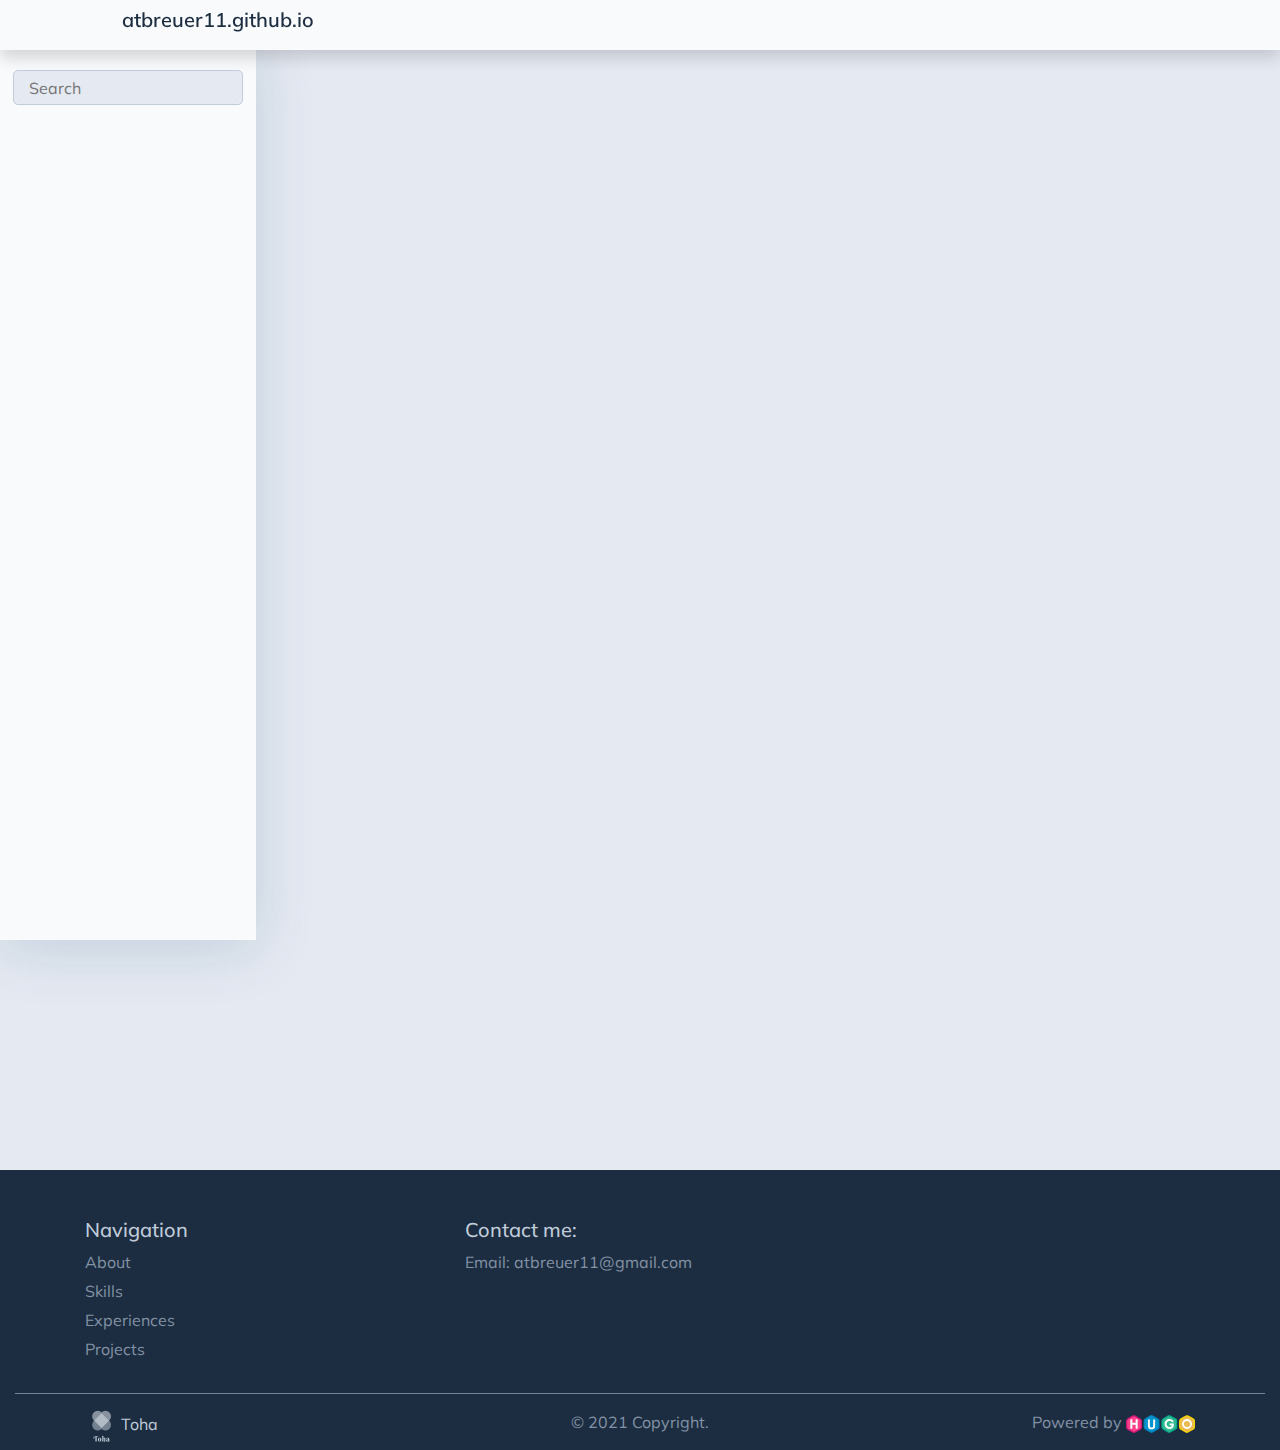
<file: tags/index.html>
<!doctype html><html><head><title>Tags</title><meta charset=utf-8><meta name=viewport content="width=device-width,initial-scale=1"><meta http-equiv=x-ua-compatible content="ie=edge"><link rel=stylesheet href=/css/bootstrap.min.css><link rel=stylesheet href=/css/layouts/main.css><link rel=stylesheet href=/css/navigators/navbar.css><link rel=stylesheet href=/css/plyr.css><link rel=stylesheet href=/css/flag-icon.min.css><link href="https://fonts.googleapis.com/css2?family=Muli:wght@300;400;500;600" rel=stylesheet><link rel=stylesheet href=https://cdnjs.cloudflare.com/ajax/libs/font-awesome/5.11.2/css/all.min.css><meta property="og:title" content="Tags"><meta property="og:description" content><meta property="og:type" content="website"><meta property="og:url" content="https://atbreuer11.github.io/tags/"><link rel=stylesheet href=/css/layouts/list.css><link rel=stylesheet href=/css/navigators/sidebar.css><link rel=stylesheet href=/css/style.css><script async src="https://www.googletagmanager.com/gtag/js?id=G-VFP107V0DB"></script><script>var doNotTrack=!1;if(!doNotTrack){window.dataLayer=window.dataLayer||[];function gtag(){dataLayer.push(arguments)}gtag('js',new Date),gtag('config','G-VFP107V0DB',{anonymize_ip:!1})}</script></head><body data-spy=scroll data-target=#TableOfContents data-offset=80><div class="container-fluid bg-dimmed wrapper"><nav class="navbar navbar-expand-xl top-navbar final-navbar shadow"><div class=container><button class="navbar-toggler navbar-light" id=sidebar-toggler type=button onclick=toggleSidebar()>
<span class=navbar-toggler-icon></span></button>
<a class=navbar-brand href=/><img src=/images/logo_hud5dce00a7d9b5b92f133a9157594c8ef_4076_42x0_resize_box_2.png alt=Logo>
atbreuer11.github.io</a>
<button class="navbar-toggler navbar-light" id=toc-toggler type=button onclick=toggleTOC()>
<span class=navbar-toggler-icon></span></button><div class="collapse navbar-collapse lang-selector" id=top-nav-items><ul class="navbar-nav ml-auto"></ul></div></div><img src=/images/logo_hud5dce00a7d9b5b92f133a9157594c8ef_4076_42x0_resize_box_2.png class=d-none id=main-logo alt=Logo>
<img src=/images/logo_hud5dce00a7d9b5b92f133a9157594c8ef_4076_42x0_resize_box_2.png class=d-none id=inverted-logo alt="Inverted Logo"></nav><section class=sidebar-section id=sidebar-section><div class=sidebar-holder><div class=sidebar id=sidebar><form class=mx-auto method=get action=/search><input type=text name=keyword placeholder=Search data-search id=search-box></form><div class=sidebar-tree><ul class=tree id=tree><li id=list-heading><a href=/tags data-filter=all></a></li><div class=subtree></div></ul></div></div></div></section><section class=content-section id=content-section><div class="content container-fluid" id=content><div class="container-fluid post-card-holder" id=post-card-holder></div><div class=paginator></div></div></section></div><footer class="container-fluid text-center align-content-center footer pb-2"><div class="container pt-5"><div class="row text-left"><div class="col-md-4 col-sm-12"><h5>Navigation</h5><ul><li class=nav-item><a class=smooth-scroll href=/#about>About</a></li><li class=nav-item><a class=smooth-scroll href=/#skills>Skills</a></li><li class=nav-item><a class=smooth-scroll href=/#experiences>Experiences</a></li><li class=nav-item><a class=smooth-scroll href=/#projects>Projects</a></li></ul></div><div class="col-md-4 col-sm-12"><h5>Contact me:</h5><ul><li><span>Email:</span> <span>atbreuer11@gmail.com</span></li></ul></div></div></div><hr><div class=container><div class="row text-left"><div class=col-md-4><a id=theme href=https://github.com/hossainemruz/toha target=_blank rel=noopener><img src=/images/theme-logo_hu8376fd15465fef26ffe66b6bcf0ca686_13669_32x0_resize_box_2.png alt="Toha Theme Logo">
Toha</a></div><div class="col-md-4 text-center">© 2021 Copyright.</div><div class="col-md-4 text-right"><a id=hugo href=https://gohugo.io/ target=_blank rel=noopener>Powered by
<img src=/images/hugo-logo.svg alt="Hugo Logo" height=18></a></div></div></div></footer><script type=text/javascript src=/js/jquery-3.4.1.min.js></script><script type=text/javascript src=/js/popper.min.js></script><script type=text/javascript src=/js/bootstrap.min.js></script><script type=text/javascript src=/js/navbar.js></script><script type=text/javascript src=/js/plyr.js></script><script type=text/javascript src=/js/main.js></script><script src=/js/list.js></script></body></html>
</file>
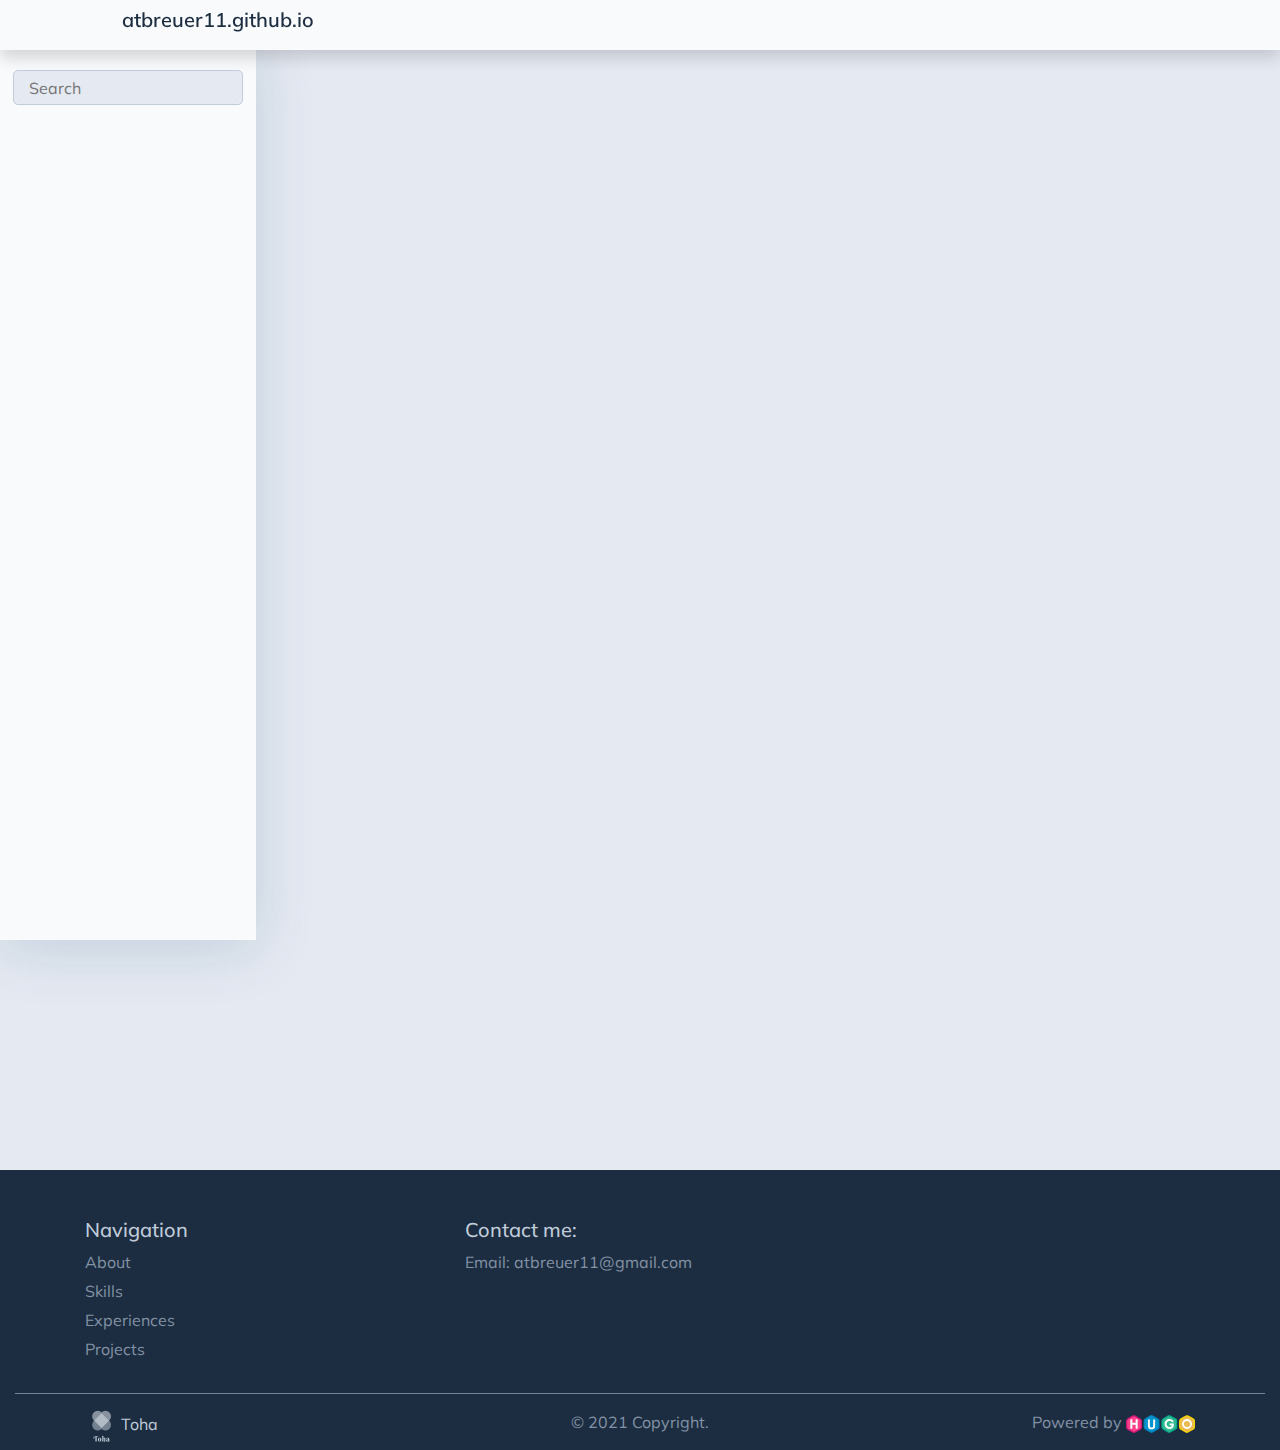
<file: categories/page/1/index.html>
<!doctype html><html><head><title>https://atbreuer11.github.io/categories/</title><link rel=canonical href=https://atbreuer11.github.io/categories/><meta name=robots content="noindex"><meta charset=utf-8><meta http-equiv=refresh content="0; url=https://atbreuer11.github.io/categories/"></head></html>
</file>
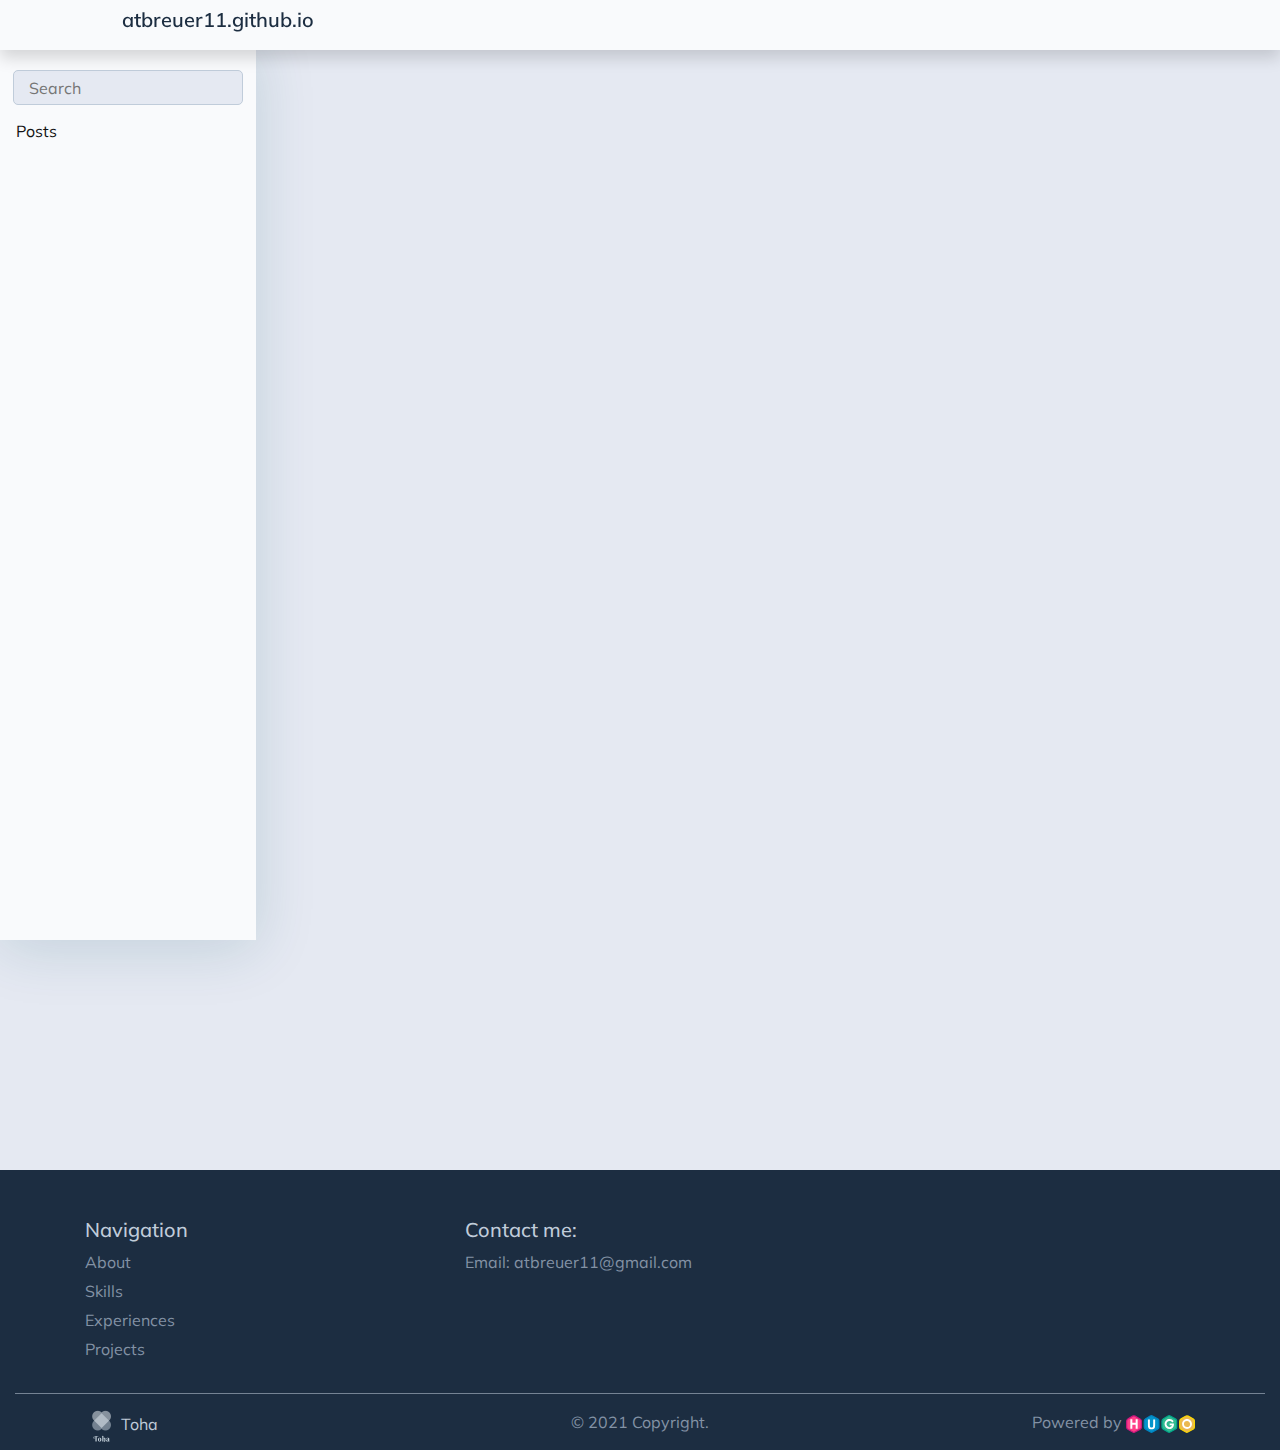
<file: posts/page/1/index.html>
<!doctype html><html><head><title>https://atbreuer11.github.io/posts/</title><link rel=canonical href=https://atbreuer11.github.io/posts/><meta name=robots content="noindex"><meta charset=utf-8><meta http-equiv=refresh content="0; url=https://atbreuer11.github.io/posts/"></head></html>
</file>
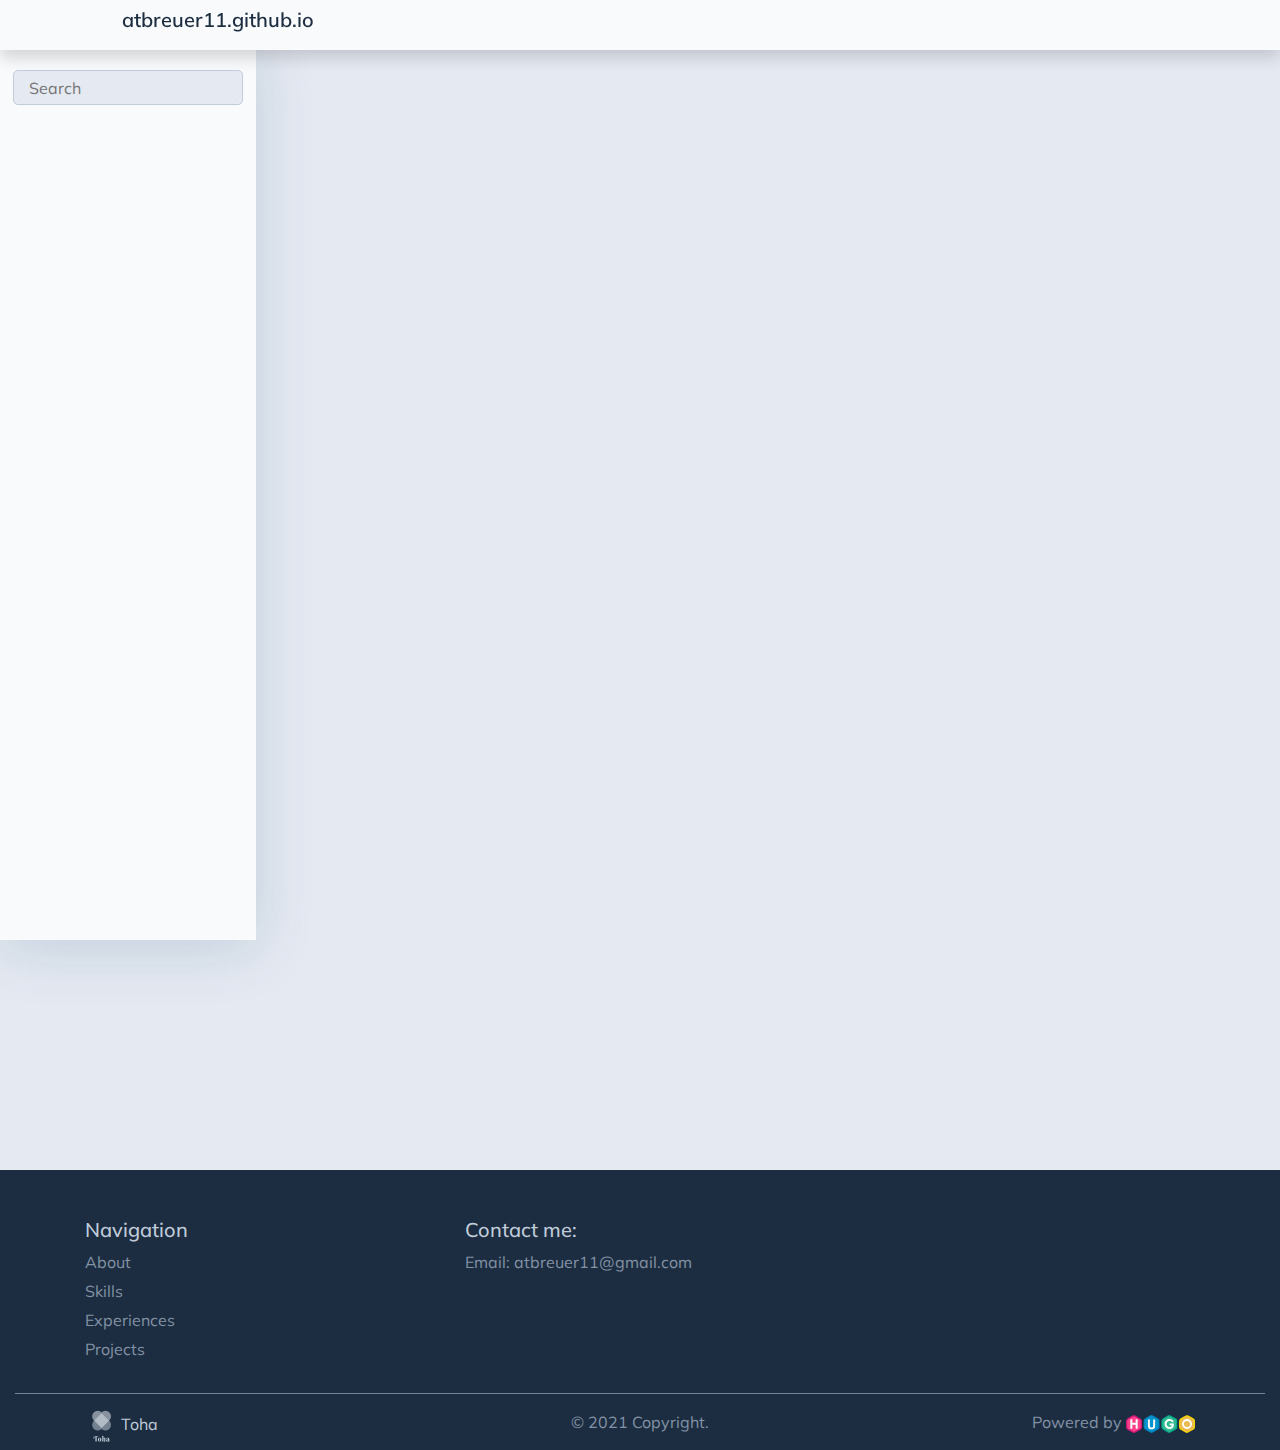
<file: tags/page/1/index.html>
<!doctype html><html><head><title>https://atbreuer11.github.io/tags/</title><link rel=canonical href=https://atbreuer11.github.io/tags/><meta name=robots content="noindex"><meta charset=utf-8><meta http-equiv=refresh content="0; url=https://atbreuer11.github.io/tags/"></head></html>
</file>
